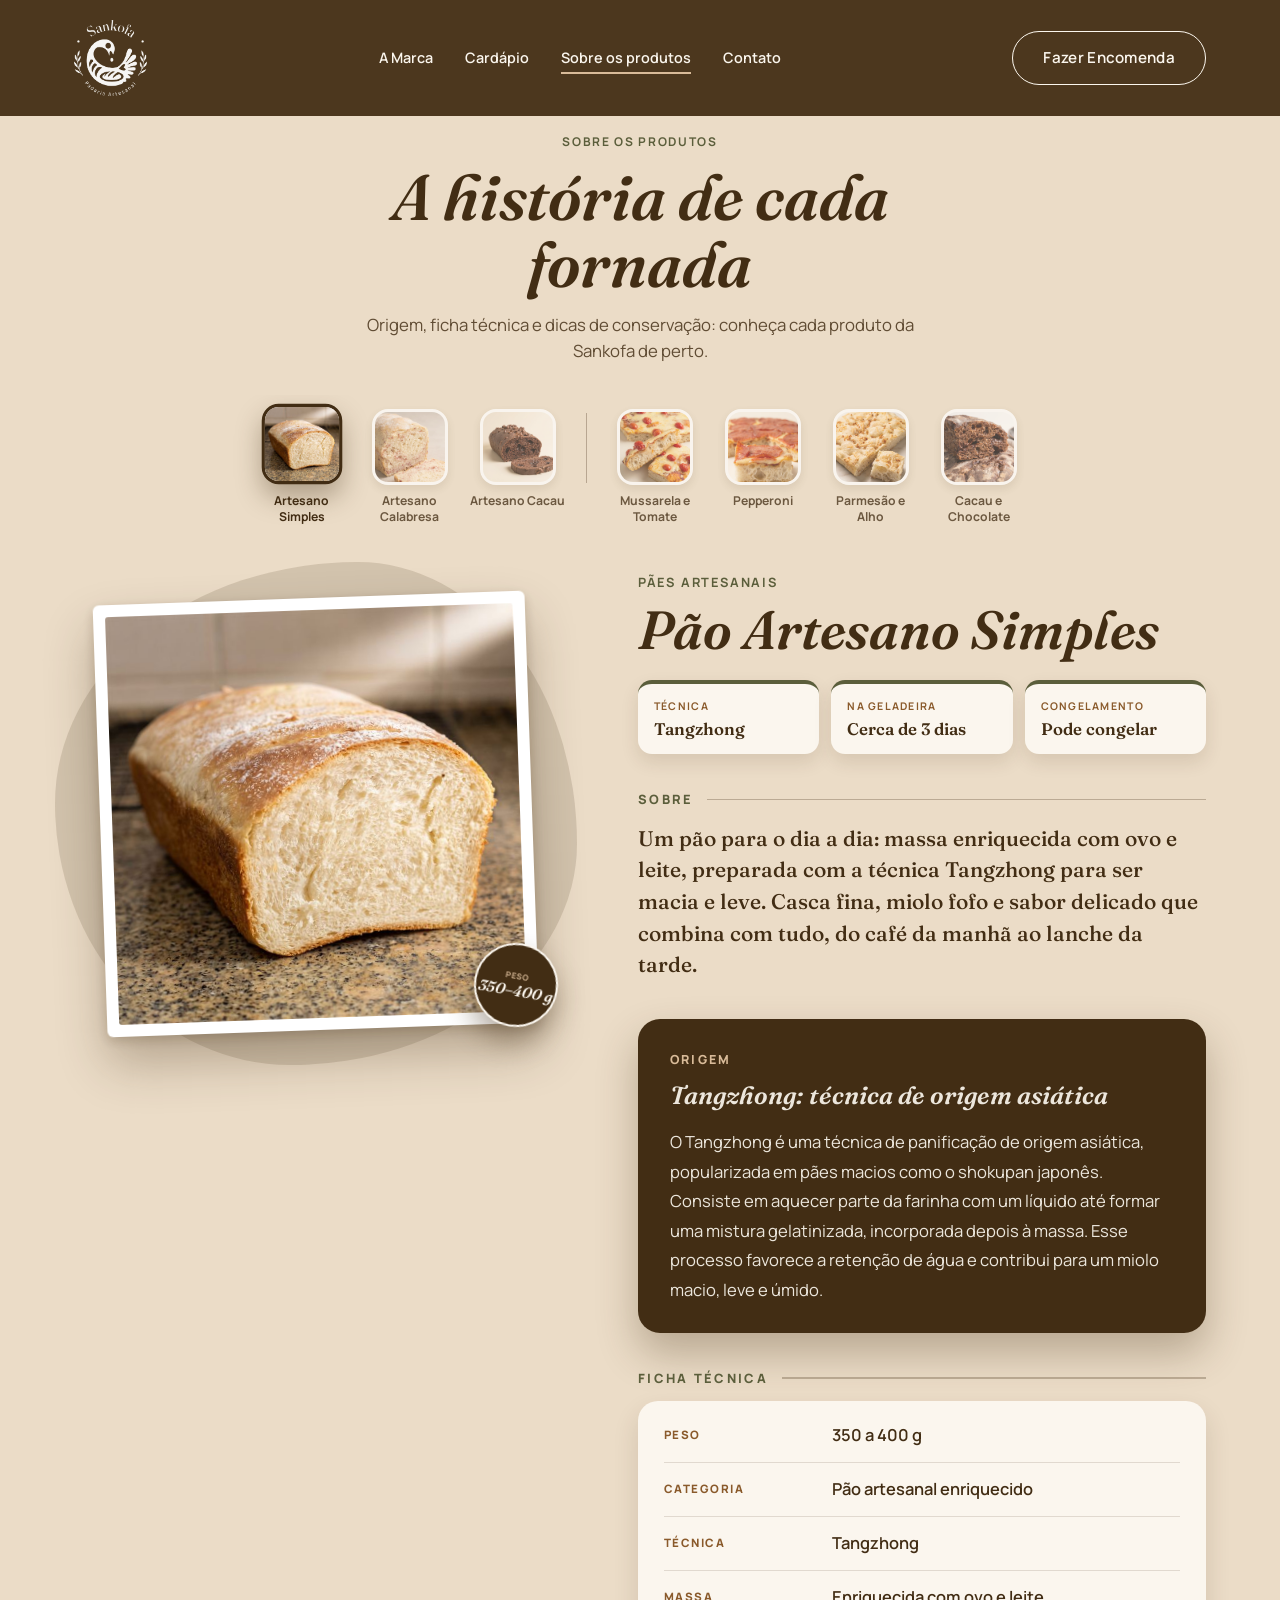
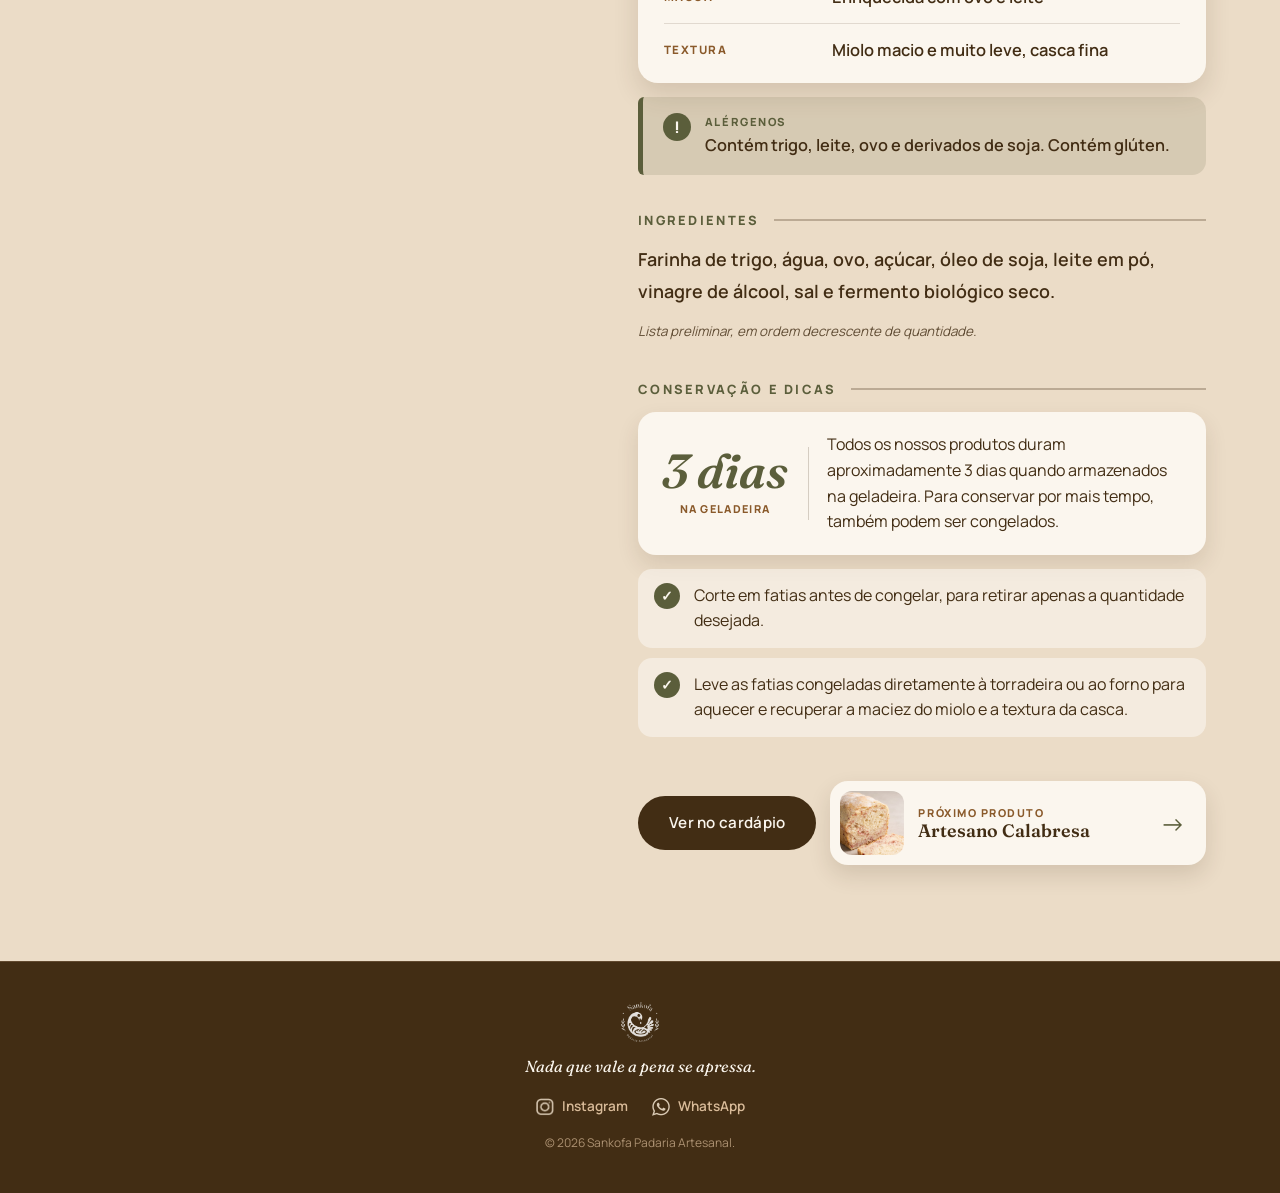
<file: produtos.html>
<!DOCTYPE html>
<html lang="pt-BR">
<head>
<meta charset="UTF-8">
<meta name="viewport" content="width=device-width, initial-scale=1.0">
<title>Sobre os produtos — Sankofa Padaria Artesanal</title>
<meta name="description" content="Origem, ficha técnica, conservação e dicas de cada produto da Sankofa Padaria Artesanal.">
<link rel="icon" href="assets/img/logo-sankofa.png">
<link rel="preconnect" href="https://fonts.googleapis.com">
<link rel="preconnect" href="https://fonts.gstatic.com" crossorigin>
<link href="https://fonts.googleapis.com/css2?family=Fraunces:ital,opsz,wght@0,9..144,400;0,9..144,500;0,9..144,600;1,9..144,500&family=Manrope:wght@400;500;600;700&display=swap" rel="stylesheet">
<link rel="stylesheet" href="css/style.css">
<link rel="stylesheet" href="css/produtos.css">
</head>
<body>

<header class="site-header" id="siteHeader">
  <div class="container header-inner">
    <a href="index.html#topo" class="brand">
      <img src="assets/img/logo-sankofa.png" alt="Sankofa Padaria Artesanal" class="brand-logo">
    </a>
    <nav class="main-nav" id="mainNav">
      <a href="index.html#marca">A Marca</a>
      <a href="index.html#cardapio">Cardápio</a>
      <a href="produtos.html" class="ativo">Sobre os produtos</a>
      <a href="index.html#contato">Contato</a>
    </nav>
    <a href="index.html#contato" class="btn btn-outline nav-cta">Fazer Encomenda</a>
    <button class="menu-toggle" id="menuToggle" aria-label="Abrir menu" aria-expanded="false">
      <span></span><span></span><span></span>
    </button>
  </div>
</header>

<main class="info" id="info">

  <section class="container info-hero">
    <p class="eyebrow">Sobre os produtos</p>
    <h1>A história de cada fornada</h1>
    <p class="info-hero-sub">Origem, ficha técnica e dicas de conservação: conheça cada produto da Sankofa de perto.</p>
  </section>

  <nav class="info-indice" id="indice" aria-label="Escolha um produto"></nav>

  <article class="info-produto" id="produto" aria-live="polite"></article>

</main>

<footer class="site-footer">
  <div class="container footer-inner">
    <img src="assets/img/logo-sankofa.png" alt="Sankofa Padaria Artesanal" class="footer-logo">
    <p class="footer-tag">Nada que vale a pena se apressa.</p>
    <div class="footer-social">
      <a href="https://www.instagram.com/sankofa.oficial/" target="_blank" rel="noopener" class="social-link"><img src="assets/img/icon-instagram.png" alt="" class="social-icon">Instagram</a>
      <a href="https://wa.me/5517991729955" target="_blank" rel="noopener" class="social-link"><img src="assets/img/icon-whatsapp.png" alt="" class="social-icon">WhatsApp</a>
    </div>
    <p class="footer-copy">© 2026 Sankofa Padaria Artesanal.</p>
  </div>
</footer>

<script src="js/produtos.js"></script>
</body>
</html>
</file>
<file: css/style.css>
/* ===== Sankofa Padaria Artesanal ===== */

:root {
  --brown-dark: #422D14;
  --brown-mid: #8A5A2B;
  --tan: #D9BB99;
  --cream: #EBDCC7;
  --olive: #5B5E3B;
  --paper: #FBF6EE;

  --font-display: "Fraunces", serif;
  --font-body: "Manrope", sans-serif;

  --container-w: 1180px;
  --radius: 4px;
}

* { box-sizing: border-box; }
html { scroll-behavior: smooth; }

body {
  margin: 0;
  font-family: var(--font-body);
  color: var(--brown-dark);
  background: var(--paper);
  line-height: 1.6;
  -webkit-font-smoothing: antialiased;
}

img { max-width: 100%; display: block; }

a { color: inherit; text-decoration: none; }

h1, h2, h3, h4 {
  font-family: var(--font-display);
  font-weight: 500;
  margin: 0 0 0.5em;
  line-height: 1.15;
}

p { margin: 0 0 1em; }

.container {
  max-width: var(--container-w);
  margin: 0 auto;
  padding: 0 24px;
}

.eyebrow {
  font-family: var(--font-body);
  text-transform: uppercase;
  letter-spacing: 0.14em;
  font-size: 0.75rem;
  font-weight: 700;
  color: var(--brown-mid);
  margin-bottom: 0.75em;
}

.eyebrow-center { text-align: center; }

.section-title {
  font-size: clamp(1.8rem, 3vw, 2.6rem);
}

.section-lead {
  text-align: center;
  max-width: 560px;
  margin: 0 auto 2.5rem;
  color: var(--brown-mid);
  font-size: 0.95rem;
}

.section {
  padding: 96px 0;
}

/* ===== Buttons ===== */
.btn {
  display: inline-block;
  padding: 14px 30px;
  border-radius: 100px;
  font-weight: 600;
  font-size: 0.95rem;
  letter-spacing: 0.02em;
  border: 1.5px solid transparent;
  transition: all 0.25s ease;
  cursor: pointer;
}

.btn-primary {
  background: var(--brown-dark);
  color: var(--paper);
}
.btn-primary:hover {
  background: var(--olive);
}

.btn-outline {
  border-color: currentColor;
  background: transparent;
}
.btn-outline:hover {
  background: var(--brown-dark);
  color: var(--paper);
  border-color: var(--brown-dark);
}

.btn-icon {
  display: inline-flex;
  align-items: center;
  gap: 10px;
}
.btn-icon-img {
  width: 18px;
  height: 18px;
}

/* ===== Header ===== */
.site-header {
  position: fixed;
  top: 0; left: 0; right: 0;
  z-index: 100;
  padding: 20px 0;
  background: rgba(66, 45, 20, 0.94);
  backdrop-filter: blur(8px);
  transition: padding 0.3s ease, box-shadow 0.3s ease;
}

.site-header.scrolled {
  padding: 12px 0;
  box-shadow: 0 4px 24px rgba(0, 0, 0, 0.25);
}

.header-inner {
  display: flex;
  align-items: center;
  justify-content: space-between;
  gap: 24px;
}

.brand-logo {
  height: 76px;
  width: auto;
  filter: brightness(0) invert(1);
  opacity: 0.95;
  transition: height 0.3s ease;
}
.site-header.scrolled .brand-logo { height: 58px; }

.main-nav {
  display: flex;
  gap: 32px;
  flex: 1;
  justify-content: center;
}

.main-nav a {
  font-size: 0.9rem;
  font-weight: 600;
  color: var(--paper);
  position: relative;
  padding: 4px 0;
}
.main-nav a::after {
  content: "";
  position: absolute;
  left: 0; bottom: 0;
  width: 0; height: 2px;
  background: var(--tan);
  transition: width 0.25s ease;
}
.main-nav a:hover::after { width: 100%; }

.nav-cta { white-space: nowrap; }

.site-header .btn-outline {
  color: var(--paper);
  border-color: var(--paper);
}
.site-header .btn-outline:hover {
  background: var(--paper);
  color: var(--brown-dark);
  border-color: var(--paper);
}

.menu-toggle {
  display: none;
  flex-direction: column;
  justify-content: center;
  gap: 5px;
  width: 40px; height: 40px;
  background: none;
  border: none;
  cursor: pointer;
}
.menu-toggle span {
  display: block;
  height: 2px;
  background: var(--paper);
  border-radius: 2px;
}

/* ===== Hero ===== */
.hero {
  position: relative;
  height: 100vh;
  min-height: 560px;
  display: flex;
  align-items: center;
  justify-content: center;
  overflow: hidden;
  background: var(--brown-dark);
}

.hero-video {
  position: absolute;
  inset: 0;
  width: 100%;
  height: 100%;
  object-fit: cover;
}

.hero-video-mobile { display: none; }

.hero-overlay {
  position: absolute;
  inset: 0;
  background: linear-gradient(180deg, rgba(66,45,20,0.55) 0%, rgba(66,45,20,0.35) 45%, rgba(66,45,20,0.75) 100%);
}

.hero-content {
  position: relative;
  z-index: 2;
  text-align: center;
  color: var(--paper);
  padding: 0 24px;
}

.hero-logo {
  width: 220px;
  margin: 0 auto 24px;
  filter: brightness(0) invert(1) drop-shadow(0 4px 24px rgba(0,0,0,0.35));
}

.hero .btn-primary {
  background: var(--paper);
  color: var(--brown-dark);
}
.hero .btn-primary:hover {
  background: var(--tan);
}

.hero-tagline {
  font-family: var(--font-display);
  font-style: italic;
  font-size: clamp(1.2rem, 2.4vw, 1.6rem);
  margin-bottom: 32px;
}

.scroll-cue {
  position: absolute;
  bottom: 32px;
  left: 50%;
  transform: translateX(-50%);
  z-index: 2;
  width: 26px; height: 42px;
  border: 2px solid var(--paper);
  border-radius: 20px;
}
.scroll-cue span {
  position: absolute;
  top: 8px; left: 50%;
  width: 4px; height: 8px;
  background: var(--paper);
  border-radius: 2px;
  transform: translateX(-50%);
  animation: scrollcue 1.6s infinite;
}
@keyframes scrollcue {
  0% { opacity: 1; top: 8px; }
  70% { opacity: 0; top: 20px; }
  100% { opacity: 0; top: 20px; }
}

/* ===== A Marca ===== */
.marca {
  position: relative;
  overflow: hidden;
  background: var(--brown-dark);
}

.marca-video {
  position: absolute;
  inset: 0;
  width: 100%;
  height: 100%;
  object-fit: cover;
}

.marca-overlay {
  position: absolute;
  inset: 0;
  background: rgba(66, 45, 20, 0.72);
}

.marca-grid {
  position: relative;
  z-index: 1;
  display: grid;
  grid-template-columns: 1.1fr 0.9fr;
  gap: 72px;
  align-items: center;
}

.marca-text .eyebrow { color: var(--tan); }

.marca-text h2 {
  font-size: clamp(1.8rem, 3vw, 2.4rem);
  color: var(--paper);
}

.marca-text p {
  color: rgba(251, 246, 238, 0.92);
  font-size: 1.02rem;
}

.marca-visual {
  position: relative;
  min-height: 440px;
  display: flex;
  align-items: center;
  justify-content: center;
}

.marca-emblem {
  background: var(--cream);
  border-radius: 50%;
  width: 400px;
  height: 400px;
  display: flex;
  align-items: center;
  justify-content: center;
  padding: 50px;
  box-shadow: 0 10px 30px rgba(66,45,20,0.15);
}
.marca-emblem img { width: 100%; }

/* ===== Cardápio ===== */
.cardapio {
  background: var(--cream);
  overflow: hidden;
  padding-bottom: 0;
}

.cardapio-cat {
  background: var(--bg, var(--cream));
  transition: background 0.7s ease;
  padding-top: 56px;
  padding-bottom: 24px;
  overflow: hidden;
}
.cardapio-cat-titulo {
  margin: 0;
  text-align: center;
  font-size: clamp(1.7rem, 3vw, 2.4rem);
  font-style: italic;
}
.cardapio-cat .carrossel-dica { margin-top: 12px; }

.cardapio-info {
  max-width: 640px;
  margin: 0 auto 3rem;
  padding: 22px 28px;
  background: var(--paper);
  border: 1px solid var(--tan);
  border-radius: 16px;
  text-align: center;
}
.cardapio-info p {
  margin: 0 0 8px;
  font-size: 0.92rem;
  color: var(--brown-dark);
}
.cardapio-info p:last-child { margin-bottom: 0; }
.cardapio-info strong { color: var(--olive); }
.cardapio-info-nota {
  font-size: 0.8rem;
  font-style: italic;
  color: var(--brown-mid);
}

.categoria-aviso {
  max-width: 480px;
  margin: 0 auto;
  text-align: center;
  font-size: 0.82rem;
  font-style: italic;
  color: var(--brown-mid);
}

/* Carrossel de produtos */
.carrossel {
  position: relative;
}

.carrossel-dica {
  margin: 18px 0 0;
  text-align: center;
  font-size: 0.85rem;
  font-weight: 700;
  color: var(--brown-dark);
}
.carrossel-dica span { font-size: 1.3rem; line-height: 0; vertical-align: -2px; color: var(--olive); }

.carrossel-dots {
  display: flex;
  justify-content: center;
  gap: 8px;
  margin-top: 12px;
}
.carrossel-dot {
  width: 10px;
  height: 10px;
  padding: 0;
  border: none;
  border-radius: 50%;
  background: rgba(66, 45, 20, 0.25);
  cursor: pointer;
  transition: background 0.2s ease, transform 0.2s ease;
}
.carrossel-dot.active { background: var(--brown-dark); transform: scale(1.3); }

.carrossel-track {
  display: flex;
  align-items: center;
  gap: 36px;
  overflow-x: auto;
  padding: 52px calc(50% - 160px);
  scroll-snap-type: x mandatory;
  scrollbar-width: none;
  cursor: grab;
  outline: none;
}
.carrossel-track::-webkit-scrollbar { display: none; }
.carrossel-track.dragging { cursor: grabbing; scroll-snap-type: none; }

.carrossel-seta {
  position: absolute;
  top: 190px;
  z-index: 5;
  width: 46px;
  height: 46px;
  border-radius: 50%;
  border: none;
  background: var(--brown-dark);
  color: var(--paper);
  font-size: 1.6rem;
  line-height: 1;
  cursor: pointer;
  box-shadow: 0 6px 18px rgba(66, 45, 20, 0.3);
  transition: opacity 0.2s ease, background 0.2s ease;
}
.carrossel-seta:hover { background: var(--olive); }
.carrossel-seta:disabled { opacity: 0.3; cursor: default; background: var(--brown-dark); }
.carrossel-prev { left: 20px; }
.carrossel-next { right: 20px; }

.produto-card {
  position: relative;
  display: flex;
  flex-direction: column;
  flex: 0 0 320px;
  scroll-snap-align: center;
  background: #fff;
  padding: 10px 10px 16px;
  border-radius: 6px;
  box-shadow: 0 18px 40px rgba(66, 45, 20, 0.28), 0 3px 8px rgba(66, 45, 20, 0.18);
  text-align: left;
  user-select: none;
  transition: translate 0.35s cubic-bezier(.2,.8,.2,1), box-shadow 0.35s ease;
  will-change: rotate, scale;
}
.produto-card:hover {
  translate: 0 -12px;
  box-shadow: 0 28px 50px rgba(66, 45, 20, 0.34), 0 4px 10px rgba(66, 45, 20, 0.2);
}

.produto-img {
  display: block;
  width: 100%;
  aspect-ratio: 1 / 1;
  object-fit: cover;
  border-radius: 3px;
  pointer-events: none;
  -webkit-user-drag: none;
}

.produto-card h4 {
  margin: 14px 4px 2px;
  font-size: 1.05rem;
  line-height: 1.25;
}

.produto-peso {
  display: block;
  margin: 0 4px;
  font-size: 0.8rem;
  color: var(--brown-mid);
}

.produto-desc {
  margin: 8px 4px 14px;
  font-size: 0.82rem;
  line-height: 1.55;
  color: var(--brown-mid);
}

.produto-saiba {
  display: inline-block;
  margin: -6px 4px 14px;
  font-size: 0.8rem;
  font-weight: 700;
  color: var(--olive);
  text-decoration: underline;
  text-decoration-color: rgba(91, 94, 59, 0.4);
  text-underline-offset: 3px;
}
.produto-saiba:hover { color: var(--brown-dark); text-decoration-color: currentColor; }

.produto-bottom {
  margin-top: auto;
}

.produto-footer {
  display: flex;
  align-items: center;
  justify-content: space-between;
  gap: 12px;
  margin: 0 4px;
}

.produto-promo-row {
  display: flex;
  align-items: center;
  justify-content: space-between;
  gap: 10px;
  margin: 12px 4px 0;
}

.produto-promo {
  display: inline-block;
  padding: 6px 16px;
  background: var(--olive);
  color: var(--paper);
  border-radius: 100px;
  font-size: 0.82rem;
  font-weight: 700;
  letter-spacing: 0.01em;
}

.produto-promo-nota {
  margin: 8px 4px 0;
  font-size: 0.72rem;
  font-style: italic;
  color: var(--brown-mid);
}

.produto-preco {
  display: inline-block;
  border: 1.5px solid var(--brown-mid);
  border-radius: 100px;
  padding: 8px 20px;
  font-family: var(--font-display);
  font-weight: 600;
  color: var(--brown-dark);
}

.produto-add {
  flex-shrink: 0;
  width: 38px;
  height: 38px;
  border-radius: 50%;
  border: none;
  background: var(--brown-dark);
  color: var(--paper);
  font-size: 1.3rem;
  line-height: 1;
  cursor: pointer;
  transition: background 0.2s ease, transform 0.15s ease;
}
.produto-add:hover { background: var(--olive); }
.produto-add:active { transform: scale(0.92); }

.tangzong-word {
  display: inline;
  border: none;
  background: none;
  padding: 0;
  margin: 0;
  font: inherit;
  color: var(--olive);
  font-weight: 700;
  text-decoration: underline dotted;
  text-underline-offset: 3px;
  cursor: pointer;
}
.tangzong-word:hover { color: var(--brown-dark); }

.info-modal {
  position: fixed;
  top: 50%;
  left: 50%;
  transform: translate(-50%, -50%) scale(0.95);
  width: calc(100% - 48px);
  max-width: 420px;
  background: var(--paper);
  border-radius: 16px;
  padding: 32px 28px;
  z-index: 210;
  opacity: 0;
  pointer-events: none;
  transition: opacity 0.25s ease, transform 0.25s ease;
  box-shadow: 0 20px 60px rgba(0,0,0,0.3);
}
.info-modal.open {
  opacity: 1;
  pointer-events: auto;
  transform: translate(-50%, -50%) scale(1);
}
.info-modal h3 { margin-bottom: 12px; }
.info-modal p {
  margin: 0 0 12px;
  color: var(--brown-mid);
  font-size: 0.92rem;
  line-height: 1.6;
}
.info-modal p:last-child { margin-bottom: 0; }
.info-modal .cart-close {
  position: absolute;
  top: 16px;
  right: 16px;
}
.welcome-eyebrow {
  margin-bottom: 6px;
}

.welcome-dates {
  display: flex;
  justify-content: center;
  gap: 28px;
  margin: 18px 0 20px;
}

.welcome-date-item {
  display: flex;
  flex-direction: column;
  align-items: center;
  gap: 6px;
}

.welcome-date-tag {
  background: var(--brown-dark);
  color: var(--paper);
  font-family: var(--font-display);
  font-weight: 600;
  font-size: 1rem;
  padding: 6px 18px;
  border-radius: 100px;
}

.welcome-date-value {
  font-family: var(--font-display);
  font-weight: 600;
  font-size: 1.3rem;
  color: var(--brown-dark);
}

/* ===== Contato ===== */
.contato {
  background: var(--brown-dark);
  color: var(--paper);
}

.contato-grid {
  display: grid;
  grid-template-columns: 1.1fr 0.9fr;
  gap: 48px;
  align-items: center;
}

.contato h2 { color: var(--paper); }
.contato .eyebrow { color: var(--tan); }
.contato p { color: rgba(251,246,238,0.85); }

.contato-links {
  display: flex;
  gap: 16px;
  flex-wrap: wrap;
  margin: 28px 0 14px;
}

.contato .btn-outline {
  color: var(--paper);
  border-color: var(--paper);
}
.contato .btn-outline:hover {
  background: var(--paper);
  color: var(--brown-dark);
}
.contato .btn-primary {
  background: var(--olive);
}
.contato .btn-primary:hover {
  background: var(--tan);
  color: var(--brown-dark);
}

.contato-nota {
  font-size: 0.78rem;
  color: var(--tan);
  opacity: 0.8;
}

.contato-emblem {
  background: rgba(251,246,238,0.06);
  border-radius: 50%;
  aspect-ratio: 1;
  max-width: 320px;
  margin: 0 auto;
  display: flex;
  align-items: center;
  justify-content: center;
  padding: 36px;
}
.contato-emblem img { filter: brightness(0) invert(1); opacity: 0.9; }

/* ===== Footer ===== */
.site-footer {
  background: var(--brown-dark);
  color: var(--tan);
  padding: 40px 0;
  text-align: center;
  border-top: 1px solid rgba(217,187,153,0.2);
}
.footer-logo {
  height: 40px;
  margin: 0 auto 12px;
  filter: brightness(0) invert(1);
  opacity: 0.85;
}
.footer-tag {
  font-family: var(--font-display);
  font-style: italic;
  color: var(--paper);
  margin-bottom: 16px;
}
.footer-social {
  display: flex;
  gap: 24px;
  justify-content: center;
  margin-bottom: 16px;
  font-size: 0.85rem;
  font-weight: 600;
}
.social-link {
  display: inline-flex;
  align-items: center;
  gap: 8px;
}
.social-icon {
  width: 18px;
  height: 18px;
  opacity: 0.9;
}
.footer-social a:hover { color: var(--paper); }
.footer-copy {
  font-size: 0.75rem;
  opacity: 0.7;
  margin: 0;
}

/* ===== Carrinho ===== */
.cart-fab {
  position: fixed;
  right: 24px;
  bottom: 24px;
  z-index: 200;
  width: 60px;
  height: 60px;
  border-radius: 50%;
  border: none;
  background: var(--brown-dark);
  box-shadow: 0 8px 24px rgba(66,45,20,0.35);
  cursor: pointer;
  display: flex;
  align-items: center;
  justify-content: center;
  transition: transform 0.2s ease;
}
.cart-fab:hover { transform: scale(1.06); }

.cart-fab-icon {
  width: 26px;
  height: 26px;
  color: var(--paper);
}

.cart-count {
  position: absolute;
  top: -4px;
  right: -4px;
  min-width: 22px;
  height: 22px;
  padding: 0 5px;
  border-radius: 50%;
  background: var(--olive);
  color: var(--paper);
  font-family: var(--font-body);
  font-size: 0.75rem;
  font-weight: 700;
  display: flex;
  align-items: center;
  justify-content: center;
  border: 2px solid var(--paper);
}
.cart-count.bump { animation: cartbump 0.35s ease; }
@keyframes cartbump {
  0% { transform: scale(1); }
  40% { transform: scale(1.4); }
  100% { transform: scale(1); }
}

.cart-overlay {
  position: fixed;
  inset: 0;
  background: rgba(66,45,20,0.5);
  z-index: 199;
  opacity: 0;
  pointer-events: none;
  transition: opacity 0.3s ease;
}
.cart-overlay.open {
  opacity: 1;
  pointer-events: auto;
}

.cart-drawer {
  position: fixed;
  top: 0;
  right: 0;
  bottom: 0;
  width: 100%;
  max-width: 400px;
  background: var(--paper);
  z-index: 201;
  display: flex;
  flex-direction: column;
  transform: translateX(100%);
  transition: transform 0.35s ease;
  box-shadow: -10px 0 30px rgba(0,0,0,0.15);
}
.cart-drawer.open {
  transform: translateX(0);
}

.cart-header {
  display: flex;
  align-items: center;
  justify-content: space-between;
  padding: 22px 24px;
  border-bottom: 1px solid var(--tan);
}
.cart-header h3 { margin: 0; }

.cart-close {
  width: 36px;
  height: 36px;
  border-radius: 50%;
  border: none;
  background: var(--cream);
  color: var(--brown-dark);
  font-size: 1.4rem;
  line-height: 1;
  cursor: pointer;
}
.cart-close:hover { background: var(--tan); }

.cart-continue {
  display: block;
  padding: 14px 24px;
  font-size: 0.85rem;
  font-weight: 600;
  color: var(--brown-mid);
  border-bottom: 1px solid var(--cream);
}
.cart-continue:hover { color: var(--brown-dark); }

.cart-items {
  flex: 1;
  overflow-y: auto;
  padding: 12px 24px;
}

.cart-item {
  display: flex;
  align-items: center;
  gap: 12px;
  padding: 16px 0;
  border-bottom: 1px solid var(--cream);
}

.cart-item-info { flex: 1; }
.cart-item-info h4 {
  font-size: 0.95rem;
  margin-bottom: 2px;
}
.cart-item-price {
  font-size: 0.82rem;
  color: var(--brown-mid);
}

.cart-item-qty {
  display: flex;
  align-items: center;
  gap: 8px;
}
.cart-qty-btn {
  width: 26px;
  height: 26px;
  border-radius: 50%;
  border: 1.5px solid var(--tan);
  background: transparent;
  color: var(--brown-dark);
  cursor: pointer;
  font-size: 1rem;
  line-height: 1;
}
.cart-qty-btn:hover { border-color: var(--brown-mid); }
.cart-item-qty span {
  min-width: 16px;
  text-align: center;
  font-weight: 700;
}

.cart-item-remove {
  border: none;
  background: none;
  color: var(--brown-mid);
  font-size: 1.1rem;
  cursor: pointer;
  padding: 4px;
}
.cart-item-remove:hover { color: var(--brown-dark); }

.cart-empty {
  text-align: center;
  color: var(--brown-mid);
  font-size: 0.9rem;
  padding: 40px 24px;
}

.cart-footer {
  padding: 20px 24px 24px;
  border-top: 1px solid var(--tan);
}

.cart-total {
  display: flex;
  justify-content: space-between;
  align-items: baseline;
  margin-bottom: 16px;
  font-family: var(--font-display);
}
.cart-total span:first-child {
  font-size: 0.85rem;
  color: var(--brown-mid);
  text-transform: uppercase;
  letter-spacing: 0.08em;
}
.cart-total span:last-child {
  font-size: 1.5rem;
  font-weight: 600;
  color: var(--brown-dark);
}

.cart-order-btn {
  display: flex;
  width: 100%;
  justify-content: center;
  margin-bottom: 10px;
}

.cart-drawer .contato-nota {
  text-align: center;
  color: var(--brown-mid);
}

/* ===== Responsive ===== */
@media (max-width: 900px) {
  .marca-grid,
  .contato-grid {
    grid-template-columns: 1fr;
  }
  .marca-visual { order: -1; min-height: 320px; }
  .marca-emblem { width: 260px; height: 260px; padding: 32px; }
}

@media (max-width: 800px) {
  .main-nav, .nav-cta { display: none; }
  .menu-toggle { display: flex; }

  .main-nav.open {
    display: flex;
    position: absolute;
    top: 100%;
    left: 0; right: 0;
    background: var(--brown-dark);
    flex-direction: column;
    padding: 20px 24px;
    gap: 18px;
    box-shadow: 0 10px 20px rgba(0,0,0,0.25);
  }
  .main-nav.open a { color: var(--paper); }

  .hero-video-desktop { display: none; }
  .hero-video-mobile { display: block; }

  .section { padding: 64px 0; }

  .carrossel-track { padding-inline: calc(50% - 130px); gap: 24px; }
  .produto-card { flex-basis: 260px; }
  .carrossel-seta { width: 38px; height: 38px; font-size: 1.3rem; top: 150px; }
  .carrossel-prev { left: 8px; }
  .carrossel-next { right: 8px; }

}

@media (max-width: 520px) {
  .contato-links { flex-direction: column; }
  .contato-links .btn { text-align: center; }
}

/* ===== Faixa "Sobre os produtos" ===== */
.sobre-faixa {
  background: var(--paper);
  text-align: center;
}
.sobre-faixa .section-title { margin: 6px 0 10px; }
.sobre-faixa-sub {
  max-width: 520px;
  margin: 0 auto 34px;
  color: var(--brown-mid);
}
.sobre-faixa-lista {
  display: flex;
  justify-content: center;
  align-items: flex-start;
  flex-wrap: wrap;
  gap: 18px 14px;
  margin-bottom: 38px;
}
.sobre-item {
  width: 104px;
  display: flex;
  flex-direction: column;
  align-items: center;
  gap: 9px;
  color: var(--brown-dark);
  text-decoration: none;
}
.sobre-thumb {
  display: block;
  width: 84px;
  height: 84px;
  border-radius: 16px;
  overflow: hidden;
  background: #fff;
  border: 3px solid #fff;
  box-shadow: 0 8px 18px rgba(66, 45, 20, 0.22);
  transition: transform 0.25s ease, box-shadow 0.25s ease;
}
.sobre-thumb img { display: block; width: 100%; height: 100%; object-fit: cover; }
.sobre-nome {
  font-size: 0.78rem;
  font-weight: 600;
  line-height: 1.25;
}
.sobre-item:hover .sobre-thumb {
  transform: translateY(-5px) scale(1.05);
  box-shadow: 0 14px 26px rgba(66, 45, 20, 0.3);
}
.sobre-sep {
  flex: 0 0 1px;
  height: 84px;
  background: var(--brown-mid);
  opacity: 0.35;
  margin: 0 8px;
}
@media (max-width: 768px) {
  .sobre-sep { display: none; }
  .sobre-item { width: 92px; }
}
</file>
<file: css/produtos.css>
/* ===== Sobre os produtos ===== */
.main-nav a.ativo::after { width: 100%; }

.info {
  --hh: 84px;
  padding: 132px 0 0;
  background: var(--bg, var(--cream));
  transition: background 0.7s ease;
  min-height: 100vh;
}

/* ---------- Abertura ---------- */
.info-hero {
  text-align: center;
  max-width: 760px;
  margin-bottom: 30px;
}
.info-hero .eyebrow { margin-bottom: 12px; color: var(--olive); }
.info-hero h1 {
  font-size: clamp(2.3rem, 5.4vw, 4rem);
  font-style: italic;
  font-weight: 600;
  line-height: 1.05;
  margin-bottom: 14px;
}
.info-hero-sub {
  margin: 0 auto;
  max-width: 560px;
  color: var(--brown-dark);
  opacity: 0.82;
  font-size: 1.05rem;
}

/* ---------- Índice de produtos (fica preso no topo ao rolar) ---------- */
.info-indice {
  position: sticky;
  top: var(--hh);
  z-index: 40;
  display: flex;
  align-items: flex-start;
  justify-content: center;
  gap: 12px;
  padding: 14px 24px 12px;
  overflow-x: auto;
  scrollbar-width: none;
  background: var(--bg, var(--cream));
  transition: background 0.7s ease, box-shadow 0.3s ease, padding 0.3s ease;
}
.info-indice::-webkit-scrollbar { display: none; }
.info-indice.fixo {
  padding-top: 8px;
  padding-bottom: 8px;
  box-shadow: 0 8px 20px rgba(66, 45, 20, 0.18);
}

.info-sep {
  flex: 0 0 1px;
  height: 70px;
  background: var(--brown-dark);
  opacity: 0.3;
  margin: 4px 8px 0;
  transition: height 0.3s ease;
}
.info-indice.fixo .info-sep { height: 44px; }

.info-item {
  flex: 0 0 auto;
  width: 96px;
  display: flex;
  flex-direction: column;
  align-items: center;
  gap: 8px;
  padding: 0;
  border: none;
  background: none;
  cursor: pointer;
  font-family: inherit;
  transition: width 0.3s ease;
}
.info-thumb {
  display: block;
  width: 76px;
  height: 76px;
  border: 3px solid #fff;
  border-radius: 16px;
  overflow: hidden;
  background: #fff;
  opacity: 0.7;
  box-shadow: 0 4px 10px rgba(66, 45, 20, 0.15);
  transition: opacity 0.25s ease, transform 0.25s ease, border-color 0.25s ease, box-shadow 0.25s ease, width 0.3s ease, height 0.3s ease;
}
.info-thumb img { display: block; width: 100%; height: 100%; object-fit: cover; }
.info-nome {
  max-height: 2.6em;
  font-size: 0.76rem;
  font-weight: 700;
  line-height: 1.25;
  text-align: center;
  color: var(--brown-dark);
  opacity: 0.75;
  overflow: hidden;
  transition: opacity 0.25s ease, max-height 0.3s ease;
}
.info-item:hover .info-thumb { opacity: 1; transform: translateY(-3px); }
.info-item.ativo .info-thumb {
  opacity: 1;
  border-color: var(--brown-dark);
  transform: translateY(-3px) scale(1.06);
  box-shadow: 0 12px 24px rgba(66, 45, 20, 0.35);
}
.info-item.ativo .info-nome { opacity: 1; }
.info-item:focus-visible .info-thumb { outline: 3px solid var(--olive); outline-offset: 2px; }

.info-indice.fixo .info-item { width: 58px; }
.info-indice.fixo .info-thumb { width: 52px; height: 52px; border-radius: 12px; }
.info-indice.fixo .info-nome { max-height: 0; opacity: 0; }
.info-indice.fixo .info-item { gap: 0; }

/* ---------- Produto ---------- */
.info-produto {
  padding: 36px 0 96px;
  transition: opacity 0.22s ease, transform 0.22s ease;
}
.info-produto.trocando {
  opacity: 0;
  transform: translateX(var(--dx, 0px));
}

.info-grid {
  display: grid;
  grid-template-columns: minmax(0, 0.92fr) minmax(0, 1.08fr);
  gap: 80px;
  align-items: start;
}

/* Foto */
.info-foto-col {
  position: sticky;
  top: calc(var(--hh) + 96px);
}
.info-visual {
  position: relative;
  padding: 26px;
}
.info-blob {
  position: absolute;
  inset: -2% -4%;
  background: rgba(66, 45, 20, 0.14);
  border-radius: 58% 42% 55% 45% / 48% 56% 44% 52%;
  animation: blob 16s ease-in-out infinite alternate;
  z-index: 0;
}
@keyframes blob {
  0%   { border-radius: 58% 42% 55% 45% / 48% 56% 44% 52%; rotate: 0deg; }
  50%  { border-radius: 44% 56% 42% 58% / 56% 44% 58% 42%; rotate: 8deg; }
  100% { border-radius: 52% 48% 60% 40% / 42% 58% 46% 54%; rotate: -6deg; }
}
.info-foto {
  position: relative;
  z-index: 1;
  margin: 0;
  padding: 12px;
  background: #fff;
  border-radius: 6px;
  rotate: -2deg;
  box-shadow: 0 26px 50px rgba(66, 45, 20, 0.32), 0 4px 12px rgba(66, 45, 20, 0.2);
  animation: foto-entra 0.7s cubic-bezier(.2,.8,.2,1) both;
  transition: transform 0.25s ease-out;
  will-change: transform;
}
@keyframes foto-entra {
  from { opacity: 0; scale: 0.9; rotate: -9deg; }
  to   { opacity: 1; scale: 1; rotate: -2deg; }
}
.info-foto img {
  display: block;
  width: 100%;
  aspect-ratio: 1 / 1;
  object-fit: cover;
  border-radius: 3px;
}

.info-selo {
  position: absolute;
  z-index: 2;
  right: 0;
  bottom: 6%;
  width: 84px;
  height: 84px;
  border-radius: 50%;
  background: var(--brown-dark);
  color: var(--paper);
  display: flex;
  flex-direction: column;
  align-items: center;
  justify-content: center;
  text-align: center;
  rotate: 10deg;
  box-shadow: 0 14px 28px rgba(66, 45, 20, 0.4);
  border: 2px solid var(--paper);
  animation: selo-entra 0.7s 0.35s cubic-bezier(.3,1.5,.5,1) both;
  transition: rotate 0.4s ease, scale 0.4s ease;
}
.info-visual:hover .info-selo { rotate: -4deg; scale: 1.06; }
@keyframes selo-entra {
  from { opacity: 0; scale: 0.4; rotate: 40deg; }
  to   { opacity: 1; scale: 1; rotate: 10deg; }
}
.info-selo small {
  font-size: 0.5rem;
  font-weight: 700;
  letter-spacing: 0.12em;
  text-transform: uppercase;
  color: var(--tan);
}
.info-selo strong {
  font-family: var(--font-display);
  font-size: 0.95rem;
  line-height: 1.1;
  font-weight: 600;
  font-style: italic;
}

.info-galeria {
  position: relative;
  z-index: 1;
  display: flex;
  justify-content: center;
  gap: 10px;
  margin-top: 22px;
}
.info-galeria-item {
  width: 62px;
  height: 62px;
  padding: 0;
  border: 3px solid #fff;
  border-radius: 10px;
  overflow: hidden;
  cursor: pointer;
  opacity: 0.7;
  transition: opacity 0.2s ease, transform 0.2s ease;
}
.info-galeria-item:hover { opacity: 1; transform: translateY(-2px); }
.info-galeria-item.ativa { border-color: var(--brown-dark); opacity: 1; }
.info-galeria-item img { display: block; width: 100%; height: 100%; object-fit: cover; }

/* Texto */
.info-texto { min-width: 0; }
.info-texto .eyebrow { margin-bottom: 10px; color: var(--olive); font-size: 0.8rem; }
.info-texto h2 {
  font-size: clamp(2.2rem, 4.2vw, 3.5rem);
  font-style: italic;
  font-weight: 600;
  line-height: 1.04;
  margin-bottom: 22px;
}

/* Destaques rápidos */
.info-destaques {
  display: grid;
  grid-template-columns: repeat(3, minmax(0, 1fr));
  gap: 12px;
  margin: 0 0 34px;
}
.info-destaque {
  padding: 14px 16px;
  background: var(--paper);
  border-radius: 14px;
  box-shadow: 0 8px 18px rgba(66, 45, 20, 0.12);
  border-top: 4px solid var(--olive);
  transition: transform 0.25s ease, box-shadow 0.25s ease;
}
.info-destaque:hover { transform: translateY(-4px); box-shadow: 0 14px 24px rgba(66, 45, 20, 0.2); }
.info-destaque small {
  display: block;
  margin-bottom: 4px;
  font-size: 0.66rem;
  font-weight: 700;
  letter-spacing: 0.12em;
  text-transform: uppercase;
  color: var(--brown-mid);
}
.info-destaque strong {
  display: block;
  font-family: var(--font-display);
  font-size: 1.05rem;
  line-height: 1.25;
  font-weight: 600;
  color: var(--brown-dark);
}

/* Blocos */
.info-bloco { margin-top: 38px; }
.info-bloco h3 {
  display: flex;
  align-items: center;
  gap: 14px;
  margin: 0 0 16px;
  font-family: var(--font-body);
  font-size: 0.8rem;
  font-weight: 800;
  letter-spacing: 0.18em;
  text-transform: uppercase;
  color: var(--olive);
}
.info-bloco h3::after {
  content: "";
  flex: 1;
  height: 1.5px;
  background: rgba(66, 45, 20, 0.28);
}
.info-bloco p {
  margin: 0 0 12px;
  font-size: 1.06rem;
  line-height: 1.78;
  color: var(--brown-dark);
}
.info-bloco p:last-child { margin-bottom: 0; }

.info-lead {
  font-family: var(--font-display);
  font-size: 1.32rem !important;
  line-height: 1.5 !important;
  font-weight: 500;
}

.info-bloco p.info-nota {
  margin-top: 10px;
  font-size: 0.84rem;
  font-style: italic;
  opacity: 0.8;
}

/* Origem: cartão escuro */
.info-origem {
  margin-top: 38px;
  padding: 30px 32px 28px;
  background: var(--brown-dark);
  color: var(--paper);
  border-radius: 22px;
  box-shadow: 0 20px 40px rgba(66, 45, 20, 0.3);
}
.info-origem .info-rotulo {
  margin: 0 0 10px;
  font-size: 0.78rem;
  font-weight: 800;
  letter-spacing: 0.18em;
  text-transform: uppercase;
  color: var(--tan);
}
.info-origem-titulo {
  margin: 0 0 16px !important;
  font-family: var(--font-display);
  font-style: italic;
  font-weight: 600;
  font-size: 1.55rem !important;
  line-height: 1.2 !important;
  color: #fff;
}
.info-origem p { color: rgba(251, 246, 238, 0.92); font-size: 1.04rem; line-height: 1.78; margin: 0 0 12px; }
.info-origem p:last-child { margin-bottom: 0; }

/* Ficha técnica: cartão claro */
.info-ficha-card {
  padding: 8px 26px 6px;
  background: var(--paper);
  border-radius: 20px;
  box-shadow: 0 12px 26px rgba(66, 45, 20, 0.14);
}
.ficha { margin: 0; }
.ficha-linha {
  display: grid;
  grid-template-columns: 150px 1fr;
  gap: 18px;
  padding: 14px 0;
  border-bottom: 1px solid rgba(66, 45, 20, 0.14);
}
.ficha-linha:last-child { border-bottom: none; }
.ficha-linha dt {
  padding-top: 3px;
  font-size: 0.72rem;
  font-weight: 800;
  letter-spacing: 0.13em;
  text-transform: uppercase;
  color: var(--brown-mid);
}
.ficha-linha dd {
  margin: 0;
  font-size: 1.03rem;
  font-weight: 600;
  line-height: 1.5;
  color: var(--brown-dark);
}

/* Alérgenos */
.info-alergenos {
  display: flex;
  gap: 14px;
  align-items: flex-start;
  margin-top: 14px;
  padding: 16px 20px;
  background: rgba(91, 94, 59, 0.14);
  border-left: 5px solid var(--olive);
  border-radius: 6px 14px 14px 6px;
}
.info-alergenos .marca {
  flex: 0 0 auto;
  width: 28px;
  height: 28px;
  border-radius: 50%;
  background: var(--olive);
  color: var(--paper);
  font-weight: 800;
  line-height: 28px;
  text-align: center;
}
.info-alergenos small {
  display: block;
  margin-bottom: 2px;
  font-size: 0.7rem;
  font-weight: 800;
  letter-spacing: 0.14em;
  text-transform: uppercase;
  color: var(--olive);
}
.info-alergenos span.txt { font-weight: 600; font-size: 1.02rem; line-height: 1.5; }

/* Ingredientes em texto corrido */
.info-bloco p.info-ingredientes {
  font-size: 1.12rem;
  font-weight: 600;
  line-height: 1.8;
}

/* Conservação e dicas */
.info-conserva {
  display: flex;
  gap: 18px;
  align-items: center;
  margin-bottom: 14px;
  padding: 20px 24px;
  background: var(--paper);
  border-radius: 18px;
  box-shadow: 0 10px 22px rgba(66, 45, 20, 0.12);
}
.info-conserva-num {
  flex: 0 0 auto;
  text-align: center;
  padding-right: 20px;
  border-right: 1.5px solid rgba(66, 45, 20, 0.2);
}
.info-conserva-num strong {
  display: block;
  font-family: var(--font-display);
  font-size: 3rem;
  line-height: 1;
  font-weight: 600;
  font-style: italic;
  color: var(--olive);
}
.info-conserva-num small {
  font-size: 0.68rem;
  font-weight: 800;
  letter-spacing: 0.12em;
  text-transform: uppercase;
  color: var(--brown-mid);
}
.info-conserva p { margin: 0 !important; font-size: 1rem !important; line-height: 1.6 !important; }

.dicas {
  list-style: none;
  margin: 0;
  padding: 0;
  display: grid;
  gap: 10px;
}
.dicas li {
  position: relative;
  padding: 14px 18px 14px 56px;
  background: rgba(251, 246, 238, 0.6);
  border-radius: 14px;
  font-size: 1rem;
  line-height: 1.6;
  transition: background 0.2s ease, transform 0.2s ease;
}
.dicas li:hover { background: var(--paper); transform: translateX(4px); }
.dicas li::before {
  content: "✓";
  position: absolute;
  left: 16px;
  top: 14px;
  width: 26px;
  height: 26px;
  border-radius: 50%;
  background: var(--olive);
  color: var(--paper);
  font-size: 0.85rem;
  font-weight: 800;
  line-height: 26px;
  text-align: center;
}

/* Rodapé do produto */
.info-cta {
  margin-top: 44px;
  display: flex;
  flex-wrap: wrap;
  gap: 14px;
  align-items: stretch;
}
.info-cta .btn { align-self: center; }
.info-proximo {
  flex: 1 1 260px;
  display: flex;
  align-items: center;
  gap: 14px;
  padding: 10px 20px 10px 10px;
  background: var(--paper);
  border-radius: 18px;
  box-shadow: 0 10px 22px rgba(66, 45, 20, 0.14);
  border: none;
  font-family: inherit;
  text-align: left;
  cursor: pointer;
  transition: transform 0.25s ease, box-shadow 0.25s ease;
}
.info-proximo:hover { transform: translateY(-4px); box-shadow: 0 16px 28px rgba(66, 45, 20, 0.22); }
.info-proximo img { width: 64px; height: 64px; border-radius: 12px; object-fit: cover; }
.info-proximo small {
  display: block;
  font-size: 0.68rem;
  font-weight: 800;
  letter-spacing: 0.14em;
  text-transform: uppercase;
  color: var(--brown-mid);
}
.info-proximo strong {
  display: block;
  font-family: var(--font-display);
  font-size: 1.12rem;
  line-height: 1.2;
  font-weight: 600;
  color: var(--brown-dark);
}
.info-proximo .seta { margin-left: auto; font-size: 1.6rem; color: var(--olive); transition: transform 0.25s ease; }
.info-proximo:hover .seta { transform: translateX(5px); }

/* Entrada ao rolar */
.rev {
  opacity: 0;
  translate: 0 26px;
  transition: opacity 0.7s ease, translate 0.7s cubic-bezier(.2,.8,.2,1);
  transition-delay: var(--d, 0ms);
}
.rev.visto { opacity: 1; translate: 0 0; }

/* ---------- Telas menores ---------- */
@media (max-width: 900px) {
  .info { padding-top: 120px; }
  .info-grid { grid-template-columns: 1fr; gap: 36px; }
  .info-foto-col { position: static; max-width: 440px; margin: 0 auto; width: 100%; }
  .info-item { width: 84px; }
  .info-thumb { width: 64px; height: 64px; }
  .info-indice { justify-content: flex-start; }
  .info-indice.fixo .info-item { width: 52px; }
  .info-indice.fixo .info-thumb { width: 48px; height: 48px; }
  .info-selo { width: 76px; height: 76px; right: 4px; }
  .info-selo strong { font-size: 0.88rem; }
}

@media (max-width: 560px) {
  .info-destaques { grid-template-columns: 1fr; }
  .info-destaque { display: flex; align-items: baseline; justify-content: space-between; gap: 12px; padding: 12px 16px; }
  .info-destaque small { margin: 0; }
  .info-destaque strong { text-align: right; }
  .ficha-linha { grid-template-columns: 1fr; gap: 2px; }
  .info-origem { padding: 24px 22px; }
  .info-conserva { flex-direction: column; align-items: flex-start; }
  .info-conserva-num { border-right: none; padding-right: 0; text-align: left; }
  .info-lead { font-size: 1.2rem !important; }
}

@media (prefers-reduced-motion: reduce) {
  .info-blob, .info-foto, .info-selo { animation: none; }
  .rev { opacity: 1; translate: 0 0; transition: none; }
  .info-produto, .info-indice, .info-item, .info-thumb { transition: none; }
}
</file>
